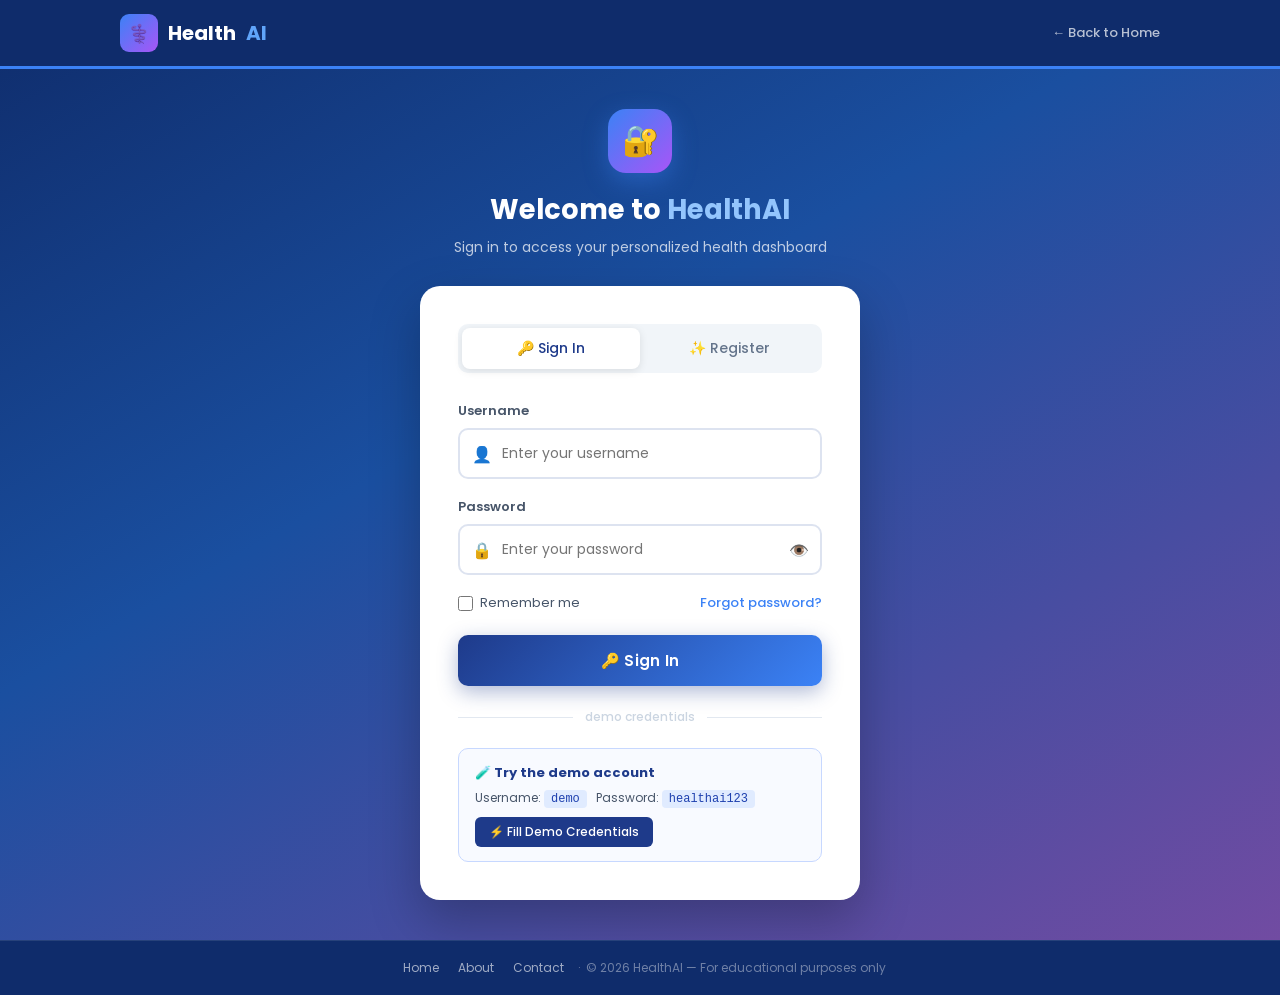
<file: templates/login.html>
<!DOCTYPE html>
<html lang="en">
<head>
  <meta charset="UTF-8">
  <meta name="viewport" content="width=device-width, initial-scale=1.0">
  <title>Login — HealthAI</title>
  <link href="https://fonts.googleapis.com/css2?family=Poppins:wght@300;400;500;600;700&display=swap" rel="stylesheet">
  <style>
    * { margin: 0; padding: 0; box-sizing: border-box; }

    body {
      font-family: 'Poppins', 'Segoe UI', sans-serif;
      background: linear-gradient(150deg, #0f2c6b 0%, #1a4fa0 40%, #764ba2 100%);
      min-height: 100vh;
      display: flex;
      flex-direction: column;
    }

    /* ── Header ── */
    header {
      background: #0f2c6b;
      padding: 14px 0;
      border-bottom: 3px solid #3b82f6;
      flex-shrink: 0;
    }

    .nav-container {
      max-width: 1100px;
      margin: 0 auto;
      padding: 0 30px;
      display: flex;
      justify-content: space-between;
      align-items: center;
    }

    .logo {
      display: flex;
      align-items: center;
      gap: 10px;
      text-decoration: none;
      font-size: 20px;
      font-weight: 700;
      color: #fff;
    }

    .logo-icon {
      width: 38px;
      height: 38px;
      background: linear-gradient(135deg, #3b82f6, #a855f7);
      border-radius: 9px;
      display: flex;
      align-items: center;
      justify-content: center;
      font-size: 18px;
    }

    .logo span { color: #60a5fa; }

    .nav-back {
      color: rgba(255,255,255,0.7);
      text-decoration: none;
      font-size: 13px;
      font-weight: 500;
      transition: color 0.2s;
      display: flex;
      align-items: center;
      gap: 6px;
    }

    .nav-back:hover { color: #fff; }

    /* ── Main ── */
    main {
      flex: 1;
      display: flex;
      align-items: center;
      justify-content: center;
      padding: 40px 20px;
    }

    .login-wrapper {
      width: 100%;
      max-width: 440px;
    }

    /* ── Top badge ── */
    .login-badge {
      text-align: center;
      margin-bottom: 28px;
    }

    .badge-icon {
      width: 64px;
      height: 64px;
      background: linear-gradient(135deg, #3b82f6, #a855f7);
      border-radius: 18px;
      display: flex;
      align-items: center;
      justify-content: center;
      font-size: 30px;
      margin: 0 auto 16px;
      box-shadow: 0 8px 25px rgba(59,130,246,0.4);
    }

    .login-badge h1 {
      color: white;
      font-size: 1.7em;
      font-weight: 700;
      margin-bottom: 6px;
    }

    .login-badge h1 span { color: #93c5fd; }

    .login-badge p {
      color: rgba(255,255,255,0.72);
      font-size: 14px;
    }

    /* ── Card ── */
    .login-card {
      background: white;
      border-radius: 20px;
      padding: 38px;
      box-shadow: 0 20px 50px rgba(0,0,0,0.25);
    }

    /* ── Flash messages ── */
    .flash {
      padding: 12px 16px;
      border-radius: 9px;
      margin-bottom: 20px;
      font-size: 13px;
      font-weight: 500;
      display: flex;
      align-items: center;
      gap: 9px;
    }

    .flash.error   { background: #fef2f2; color: #991b1b; border-left: 4px solid #f87171; }
    .flash.success { background: #f0fdf4; color: #166534; border-left: 4px solid #4ade80; }
    .flash.info    { background: #eff6ff; color: #1e40af; border-left: 4px solid #60a5fa; }

    /* ── Tab switcher (Login / Register) ── */
    .tab-switcher {
      display: flex;
      background: #f1f5f9;
      border-radius: 10px;
      padding: 4px;
      margin-bottom: 28px;
    }

    .tab-switcher button {
      flex: 1;
      padding: 10px;
      border: none;
      background: none;
      font-family: inherit;
      font-size: 14px;
      font-weight: 500;
      color: #64748b;
      border-radius: 8px;
      cursor: pointer;
      transition: all 0.25s;
    }

    .tab-switcher button.active {
      background: white;
      color: #1e3a8a;
      box-shadow: 0 2px 8px rgba(0,0,0,0.1);
    }

    /* ── Form panels ── */
    .form-panel { display: none; }
    .form-panel.active { display: block; }

    /* ── Form groups ── */
    .form-group { margin-bottom: 18px; }

    .form-group label {
      display: block;
      margin-bottom: 7px;
      color: #475569;
      font-weight: 600;
      font-size: 13px;
    }

    .input-wrap {
      position: relative;
    }

    .input-icon {
      position: absolute;
      left: 14px;
      top: 50%;
      transform: translateY(-50%);
      font-size: 16px;
      pointer-events: none;
    }

    .form-group input {
      width: 100%;
      padding: 13px 15px 13px 42px;
      border: 2px solid #dde3f0;
      border-radius: 10px;
      font-size: 14px;
      font-family: inherit;
      outline: none;
      transition: border-color 0.3s;
      color: #1e293b;
    }

    .form-group input:focus {
      border-color: #3b82f6;
      box-shadow: 0 0 0 3px rgba(59,130,246,0.1);
    }

    /* Password toggle ── */
    .toggle-pw {
      position: absolute;
      right: 13px;
      top: 50%;
      transform: translateY(-50%);
      background: none;
      border: none;
      cursor: pointer;
      font-size: 16px;
      color: #94a3b8;
      padding: 0;
      transition: color 0.2s;
    }

    .toggle-pw:hover { color: #475569; }

    /* ── Remember & Forgot ── */
    .form-extras {
      display: flex;
      justify-content: space-between;
      align-items: center;
      margin-bottom: 22px;
    }

    .remember {
      display: flex;
      align-items: center;
      gap: 7px;
      font-size: 13px;
      color: #475569;
      cursor: pointer;
    }

    .remember input[type="checkbox"] {
      width: 15px;
      height: 15px;
      accent-color: #1e3a8a;
      cursor: pointer;
    }

    .forgot-link {
      font-size: 13px;
      color: #3b82f6;
      text-decoration: none;
      font-weight: 500;
    }

    .forgot-link:hover { text-decoration: underline; }

    /* ── Submit ── */
    .submit-btn {
      width: 100%;
      padding: 14px;
      background: linear-gradient(135deg, #1e3a8a, #3b82f6);
      color: white;
      font-size: 15px;
      font-weight: 600;
      border: none;
      border-radius: 10px;
      cursor: pointer;
      font-family: inherit;
      transition: all 0.3s;
      box-shadow: 0 6px 20px rgba(30,58,138,0.35);
      letter-spacing: 0.3px;
    }

    .submit-btn:hover { transform: translateY(-2px); box-shadow: 0 10px 28px rgba(30,58,138,0.45); }
    .submit-btn:active { transform: translateY(0); }

    /* ── Divider ── */
    .divider {
      display: flex;
      align-items: center;
      gap: 12px;
      margin: 22px 0;
      color: #cbd5e1;
      font-size: 12px;
      font-weight: 500;
    }

    .divider::before, .divider::after {
      content: '';
      flex: 1;
      height: 1px;
      background: #e2e8f0;
    }

    /* ── Demo hint ── */
    .demo-hint {
      background: #f8faff;
      border: 1px solid #c7d8ff;
      border-radius: 10px;
      padding: 14px 16px;
      font-size: 12px;
      color: #475569;
    }

    .demo-hint strong { color: #1e3a8a; display: block; margin-bottom: 6px; font-size: 13px; }

    .demo-hint code {
      background: #e0ebff;
      color: #1e40af;
      padding: 2px 7px;
      border-radius: 4px;
      font-family: monospace;
      font-size: 12px;
    }

    .demo-hint .fill-btn {
      display: inline-block;
      margin-top: 10px;
      background: #1e3a8a;
      color: white;
      padding: 6px 14px;
      border-radius: 6px;
      font-size: 12px;
      font-weight: 500;
      cursor: pointer;
      border: none;
      font-family: inherit;
      transition: background 0.2s;
    }

    .demo-hint .fill-btn:hover { background: #1e40af; }

    /* ── Terms (register) ── */
    .terms {
      font-size: 12px;
      color: #94a3b8;
      text-align: center;
      margin-top: 14px;
    }

    .terms a { color: #3b82f6; text-decoration: none; }
    .terms a:hover { text-decoration: underline; }

    /* ── Footer ── */
    footer {
      background: #0f2c6b;
      padding: 18px 20px;
      text-align: center;
      border-top: 1px solid rgba(255,255,255,0.1);
    }

    footer p { color: rgba(255,255,255,0.4); font-size: 12px; }
    footer a { color: rgba(255,255,255,0.6); text-decoration: none; margin: 0 8px; }
    footer a:hover { color: white; }

    /* ── Responsive ── */
    @media (max-width: 480px) {
      .login-card { padding: 26px 22px; }
      .login-badge h1 { font-size: 1.4em; }
    }
  </style>
</head>
<body>

<!-- ── Header ── -->
<header>
  <div class="nav-container">
    <a href="/" class="logo">
      <div class="logo-icon">⚕️</div>
      Health<span>AI</span>
    </a>
    <a href="/" class="nav-back">← Back to Home</a>
  </div>
</header>

<!-- ── Main ── -->
<main>
  <div class="login-wrapper">

    <!-- Badge -->
    <div class="login-badge">
      <div class="badge-icon">🔐</div>
      <h1>Welcome to <span>HealthAI</span></h1>
      <p>Sign in to access your personalized health dashboard</p>
    </div>

    <!-- Card -->
    <div class="login-card">

      <!-- Alert box — filled by JS from URL params (?msg=...&type=error|success|info) -->
      <div id="alertBox" style="display:none;"></div>

      <!-- Tab switcher -->
      <div class="tab-switcher">
        <button id="loginTab" class="active" onclick="switchPanel('login')">🔑 Sign In</button>
        <button id="registerTab" onclick="switchPanel('register')">✨ Register</button>
      </div>

      <!-- ── Login Panel ── -->
      <div class="form-panel active" id="loginPanel">
        <form method="POST" action="/login">
          <input type="hidden" name="action" value="login">

          <div class="form-group">
            <label>Username</label>
            <div class="input-wrap">
              <span class="input-icon">👤</span>
              <input type="text" name="username" id="loginUser"
                     placeholder="Enter your username" required autocomplete="username">
            </div>
          </div>

          <div class="form-group">
            <label>Password</label>
            <div class="input-wrap">
              <span class="input-icon">🔒</span>
              <input type="password" name="password" id="loginPass"
                     placeholder="Enter your password" required autocomplete="current-password">
              <button type="button" class="toggle-pw" onclick="togglePw('loginPass', this)">👁️</button>
            </div>
          </div>

          <div class="form-extras">
            <label class="remember">
              <input type="checkbox" name="remember"> Remember me
            </label>
            <a href="#" class="forgot-link">Forgot password?</a>
          </div>

          <button type="submit" class="submit-btn">🔑 Sign In</button>
        </form>

        <div class="divider">demo credentials</div>

        <div class="demo-hint">
          <strong>🧪 Try the demo account</strong>
          Username: <code>demo</code> &nbsp; Password: <code>healthai123</code>
          <br>
          <button class="fill-btn" onclick="fillDemo()">⚡ Fill Demo Credentials</button>
        </div>
      </div>

      <!-- ── Register Panel ── -->
      <div class="form-panel" id="registerPanel">
        <form method="POST" action="/login">
          <input type="hidden" name="action" value="register">

          <div class="form-group">
            <label>Full Name</label>
            <div class="input-wrap">
              <span class="input-icon">👤</span>
              <input type="text" name="fullname" placeholder="Your full name" required>
            </div>
          </div>

          <div class="form-group">
            <label>Username</label>
            <div class="input-wrap">
              <span class="input-icon">🆔</span>
              <input type="text" name="username" placeholder="Choose a username" required autocomplete="username">
            </div>
          </div>

          <div class="form-group">
            <label>Email</label>
            <div class="input-wrap">
              <span class="input-icon">📧</span>
              <input type="email" name="email" placeholder="Your email address" required autocomplete="email">
            </div>
          </div>

          <div class="form-group">
            <label>Password</label>
            <div class="input-wrap">
              <span class="input-icon">🔒</span>
              <input type="password" name="password" id="regPass"
                     placeholder="Create a password (min. 6 chars)" required autocomplete="new-password">
              <button type="button" class="toggle-pw" onclick="togglePw('regPass', this)">👁️</button>
            </div>
          </div>

          <button type="submit" class="submit-btn">✨ Create Account</button>

          <p class="terms">
            By registering you agree to our <a href="#">Terms of Service</a> and <a href="#">Privacy Policy</a>
          </p>
        </form>
      </div>

    </div>
  </div>
</main>

<!-- ── Footer ── -->
<footer>
  <p>
    <a href="/">Home</a>
    <a href="/about">About</a>
    <a href="/contact">Contact</a>
    &nbsp;·&nbsp; © 2026 HealthAI — For educational purposes only
  </p>
</footer>

<script>
  // ── Read URL query params and show alert ──
  function showAlertFromURL() {
    const params = new URLSearchParams(window.location.search);
    const msg    = params.get('msg');
    const type   = params.get('type') || 'info';  // error | success | info
    if (!msg) return;

    const icons = { error: '❌', success: '✅', info: 'ℹ️' };
    const box   = document.getElementById('alertBox');
    box.className = 'flash ' + type;
    box.innerHTML = `<span>${icons[type] || 'ℹ️'}</span> ${decodeURIComponent(msg)}`;
    box.style.display = 'flex';

    // Auto-dismiss after 5 s
    setTimeout(() => { box.style.display = 'none'; }, 5000);

    // Clean URL so it doesn't re-show on refresh
    const clean = window.location.pathname;
    window.history.replaceState({}, '', clean + (window.location.hash || ''));
  }

  // ── Panel switch ──
  function switchPanel(name) {
    document.getElementById('loginPanel').classList.toggle('active', name === 'login');
    document.getElementById('registerPanel').classList.toggle('active', name === 'register');
    document.getElementById('loginTab').classList.toggle('active', name === 'login');
    document.getElementById('registerTab').classList.toggle('active', name === 'register');
  }

  // ── Password toggle ──
  function togglePw(inputId, btn) {
    const inp = document.getElementById(inputId);
    if (inp.type === 'password') { inp.type = 'text'; btn.textContent = '🙈'; }
    else { inp.type = 'password'; btn.textContent = '👁️'; }
  }

  // ── Fill demo credentials ──
  function fillDemo() {
    document.getElementById('loginUser').value = 'demo';
    document.getElementById('loginPass').value = 'healthai123';
    document.getElementById('loginUser').focus();
  }

  // ── Init ──
  document.addEventListener('DOMContentLoaded', () => {
    showAlertFromURL();
    if (window.location.hash === '#register') switchPanel('register');
  });
</script>
</body>
</html>
</file>
